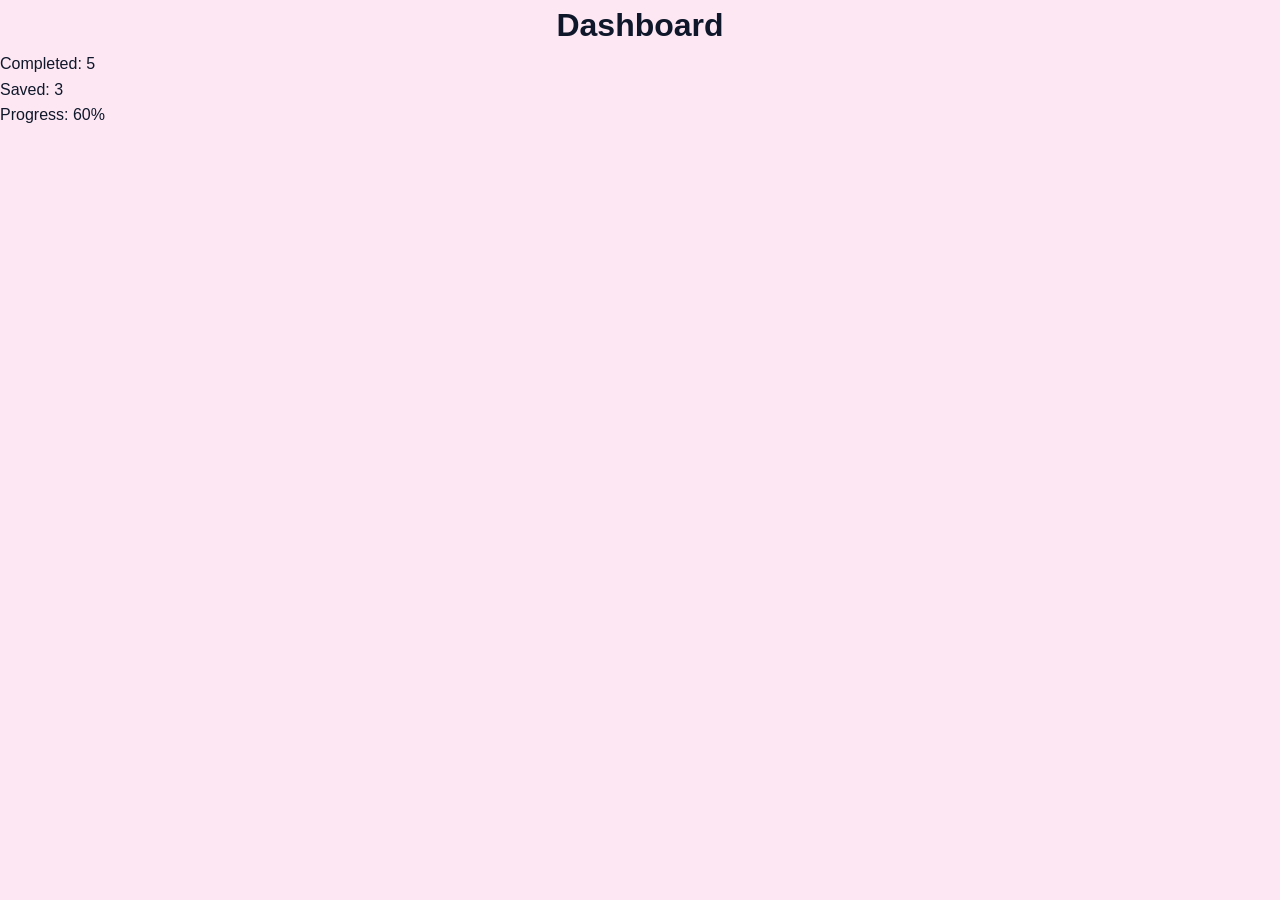
<file: dashboard.html>
<!DOCTYPE html>
<html>
<head>
  <title>Dashboard</title>
  <link rel="stylesheet" href="css/style.css">
</head>
<body>

<h1 style="text-align:center;">Dashboard</h1>

<div class="dashboard">
  <div class="card">Completed: 5</div>
  <div class="card">Saved: 3</div>
  <div class="card">Progress: 60%</div>
</div>

</body>
</html>
</file>
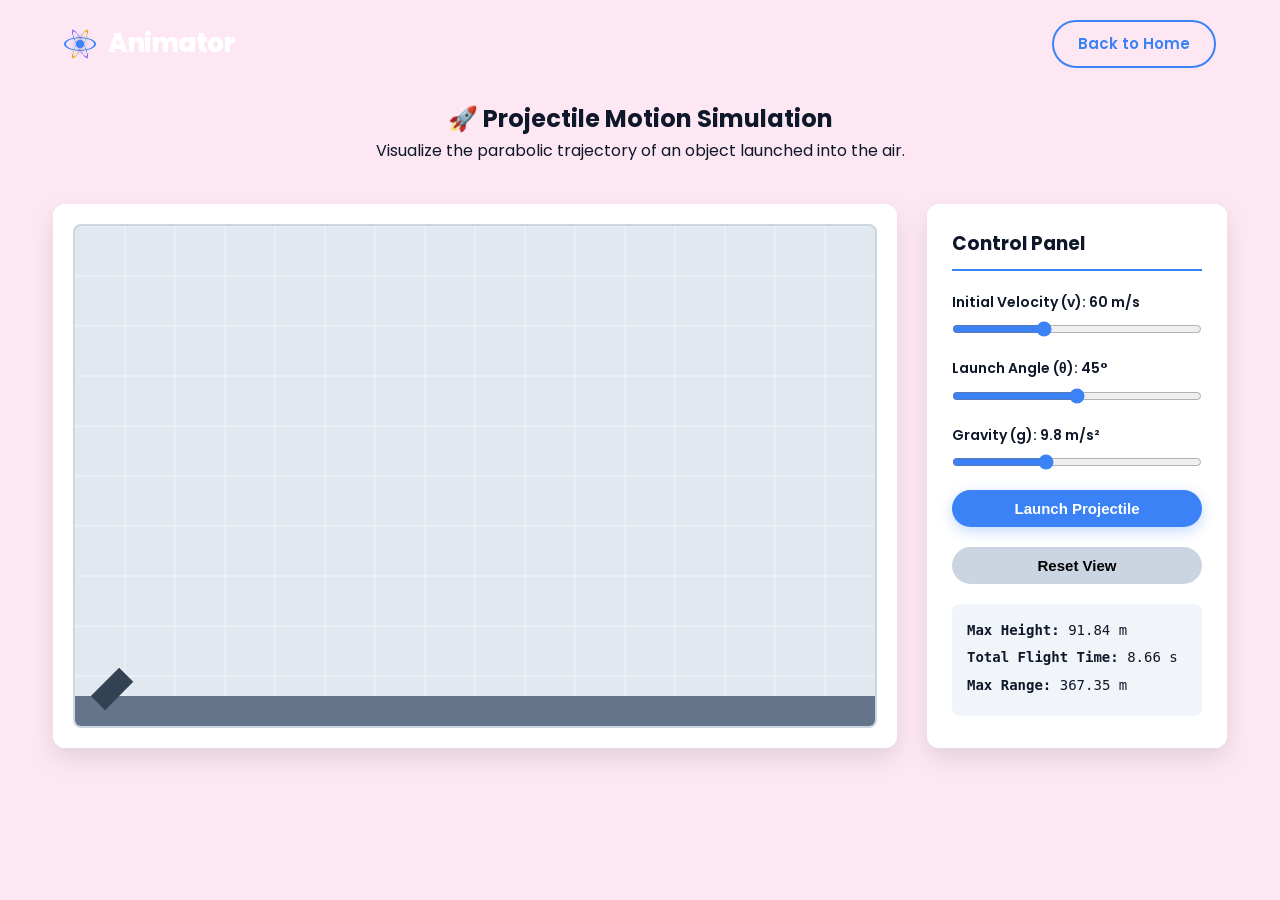
<file: projectile.html>
<!DOCTYPE html>
<html lang="en">
<head>
  <meta charset="UTF-8">
  <title>Projectile Motion Simulation - Animator</title>
  <link rel="preconnect" href="https://fonts.googleapis.com">
  <link href="https://fonts.googleapis.com/css2?family=Poppins:wght@400;600&display=swap" rel="stylesheet">
  <link rel="stylesheet" href="css/style.css">
  <style>
    body { background-color: var(--bg-light); margin: 0; padding-top: 80px; }
    .sim-header { text-align: center; padding: 20px; }
    .sim-arena { display: flex; flex-wrap: wrap; justify-content: center; gap: 30px; padding: 20px; }
    .canvas-container { background: white; border-radius: 12px; box-shadow: 0 10px 25px rgba(0,0,0,0.1); padding: 20px; }
    canvas { background: #e2e8f0; border-radius: 8px; border: 2px solid #cbd5e1; display: block; }
    
    .panel { background: white; padding: 25px; border-radius: 12px; box-shadow: 0 10px 25px rgba(0,0,0,0.1); min-width: 300px; display: flex; flex-direction: column; gap: 20px; }
    .panel h3 { margin-bottom: 0px; border-bottom: 2px solid var(--primary-color); padding-bottom: 10px; }
    .control-group { display: flex; flex-direction: column; gap: 8px; }
    .control-group label { font-weight: 600; font-size: 14px; color: var(--text-dark); }
    .control-group input[type="range"] { accent-color: var(--primary-color); }
    
    .stats-box { background: #f1f5f9; padding: 15px; border-radius: 8px; font-family: monospace; font-size: 14px; }
    .stats-box div { margin-bottom: 5px; }
  </style>
</head>
<body>

  <!-- NAVBAR REUSE -->
  <header class="navbar">
    <a href="index.html" class="logo" style="text-decoration:none;">
      <div class="logo-atom">
        <div class="orbit"></div><div class="orbit"></div><div class="orbit"></div><div class="core"></div>
      </div>
      <span class="logo-text">Anim<span class="logo-highlight">ator</span></span>
    </a>
    <div class="nav-action">
      <a href="index.html" class="btn secondary-btn" style="color:var(--primary-color); border-color:var(--primary-color);">Back to Home</a>
    </div>
  </header>

  <div class="sim-header">
    <h2>🚀 Projectile Motion Simulation</h2>
    <p>Visualize the parabolic trajectory of an object launched into the air.</p>
  </div>

  <div class="sim-arena">
    <!-- Simulation Canvas -->
    <div class="canvas-container">
      <canvas id="simCanvas" width="800" height="500"></canvas>
    </div>

    <!-- Controls -->
    <div class="panel">
      <h3>Control Panel</h3>
      
      <div class="control-group">
        <label>Initial Velocity (v): <span id="v-val">60</span> m/s</label>
        <input type="range" id="velocity" min="10" max="150" value="60">
      </div>
      
      <div class="control-group">
        <label>Launch Angle (θ): <span id="a-val">45</span>°</label>
        <input type="range" id="angle" min="1" max="89" value="45">
      </div>
      
      <div class="control-group">
        <label>Gravity (g): <span id="g-val">9.8</span> m/s²</label>
        <input type="range" id="gravity" min="1" max="25" value="9.8" step="0.1">
      </div>
      
      <button class="btn primary-btn" id="fireBtn">Launch Projectile</button>
      <button class="btn" style="background:#cbd5e1;" id="resetBtn">Reset View</button>

      <!-- Real-time Stats -->
      <div class="stats-box">
        <div><strong>Max Height:</strong> <span id="stat-h">0.00</span> m</div>
        <div><strong>Total Flight Time:</strong> <span id="stat-t">0.00</span> s</div>
        <div><strong>Max Range:</strong> <span id="stat-r">0.00</span> m</div>
      </div>
    </div>
  </div>

  <script>
    const canvas = document.getElementById('simCanvas');
    const ctx = canvas.getContext('2d');
    
    // UI Elements
    const vSlider = document.getElementById('velocity');
    const aSlider = document.getElementById('angle');
    const gSlider = document.getElementById('gravity');
    
    // State
    const RENDER_SCALE = 3; // pixels per meter
    let animationId;
    let isRunning = false;
    let t = 0; // time string
    let path = [];
    
    // Physics Parameters
    let v0, angle, g, rad;
    
    function updateValues() {
      document.getElementById('v-val').innerText = vSlider.value;
      document.getElementById('a-val').innerText = aSlider.value;
      document.getElementById('g-val').innerText = gSlider.value;
      
      v0 = parseFloat(vSlider.value);
      angle = parseFloat(aSlider.value);
      g = parseFloat(gSlider.value);
      rad = angle * (Math.PI / 180);
    }
    
    vSlider.addEventListener('input', updateValues);
    aSlider.addEventListener('input', updateValues);
    gSlider.addEventListener('input', updateValues);

    function drawGround() {
      ctx.fillStyle = '#64748b';
      ctx.fillRect(0, canvas.height - 30, canvas.width, 30);
    }
    
    function calculateStats() {
      const H = (v0 * v0 * Math.pow(Math.sin(rad), 2)) / (2 * g);
      const T = (2 * v0 * Math.sin(rad)) / g;
      const R = (v0 * v0 * Math.sin(2 * rad)) / g;
      
      document.getElementById('stat-h').innerText = H.toFixed(2);
      document.getElementById('stat-t').innerText = T.toFixed(2);
      document.getElementById('stat-r').innerText = R.toFixed(2);
    }

    function reset() {
      cancelAnimationFrame(animationId);
      isRunning = false;
      t = 0;
      path = [];
      updateValues();
      calculateStats();
      draw();
    }

    function fire() {
      reset();
      isRunning = true;
      animate();
    }

    function draw() {
      ctx.clearRect(0, 0, canvas.width, canvas.height);
      drawGround();
      
      // Draw Grid / Axis
      ctx.strokeStyle = 'rgba(255,255,255,0.5)';
      ctx.beginPath();
      for(let i=0; i<canvas.width; i+=50) { ctx.moveTo(i, 0); ctx.lineTo(i, canvas.height-30); }
      for(let i=0; i<canvas.height-30; i+=50) { ctx.moveTo(0, i); ctx.lineTo(canvas.width, i); }
      ctx.stroke();

      // Launch Point
      const originX = 30;
      const originY = canvas.height - 30;
      
      // Cannon Drawing
      ctx.save();
      ctx.translate(originX, originY);
      ctx.rotate(-rad);
      ctx.fillStyle = '#334155';
      ctx.fillRect(-10, -10, 40, 20);
      ctx.restore();

      // Draw Path
      ctx.beginPath();
      ctx.strokeStyle = 'rgba(245, 158, 11, 0.5)';
      ctx.lineWidth = 2;
      ctx.setLineDash([5, 5]);
      for (let i = 0; i < path.length; i++) {
        const px = originX + (path[i].x * RENDER_SCALE);
        const py = originY - (path[i].y * RENDER_SCALE);
        if (i === 0) ctx.moveTo(px, py);
        else ctx.lineTo(px, py);
      }
      ctx.stroke();
      ctx.setLineDash([]);
      
      if(path.length > 0) {
        const current = path[path.length - 1];
        const ballX = originX + (current.x * RENDER_SCALE);
        const ballY = originY - (current.y * RENDER_SCALE);
        
        ctx.beginPath();
        ctx.arc(ballX, ballY, 8, 0, Math.PI * 2);
        ctx.fillStyle = '#ea580c';
        ctx.fill();
        ctx.strokeStyle = '#fff';
        ctx.lineWidth = 2;
        ctx.stroke();
      }
    }

    function animate() {
      if (!isRunning) return;
      t += 0.05; // Timestep
      
      const x = v0 * Math.cos(rad) * t;
      const y = (v0 * Math.sin(rad) * t) - (0.5 * g * t * t);
      
      if (y >= 0) {
        path.push({x, y});
        draw();
        animationId = requestAnimationFrame(animate);
      } else {
        // Hit the ground
        const T_total = (2 * v0 * Math.sin(rad)) / g;
        const x_final = v0 * Math.cos(rad) * T_total;
        path.push({x: x_final, y: 0});
        draw();
        isRunning = false;
      }
    }

    document.getElementById('fireBtn').addEventListener('click', fire);
    document.getElementById('resetBtn').addEventListener('click', reset);
    
    // Initial Render
    reset();
  </script>
</body>
</html>
</file>
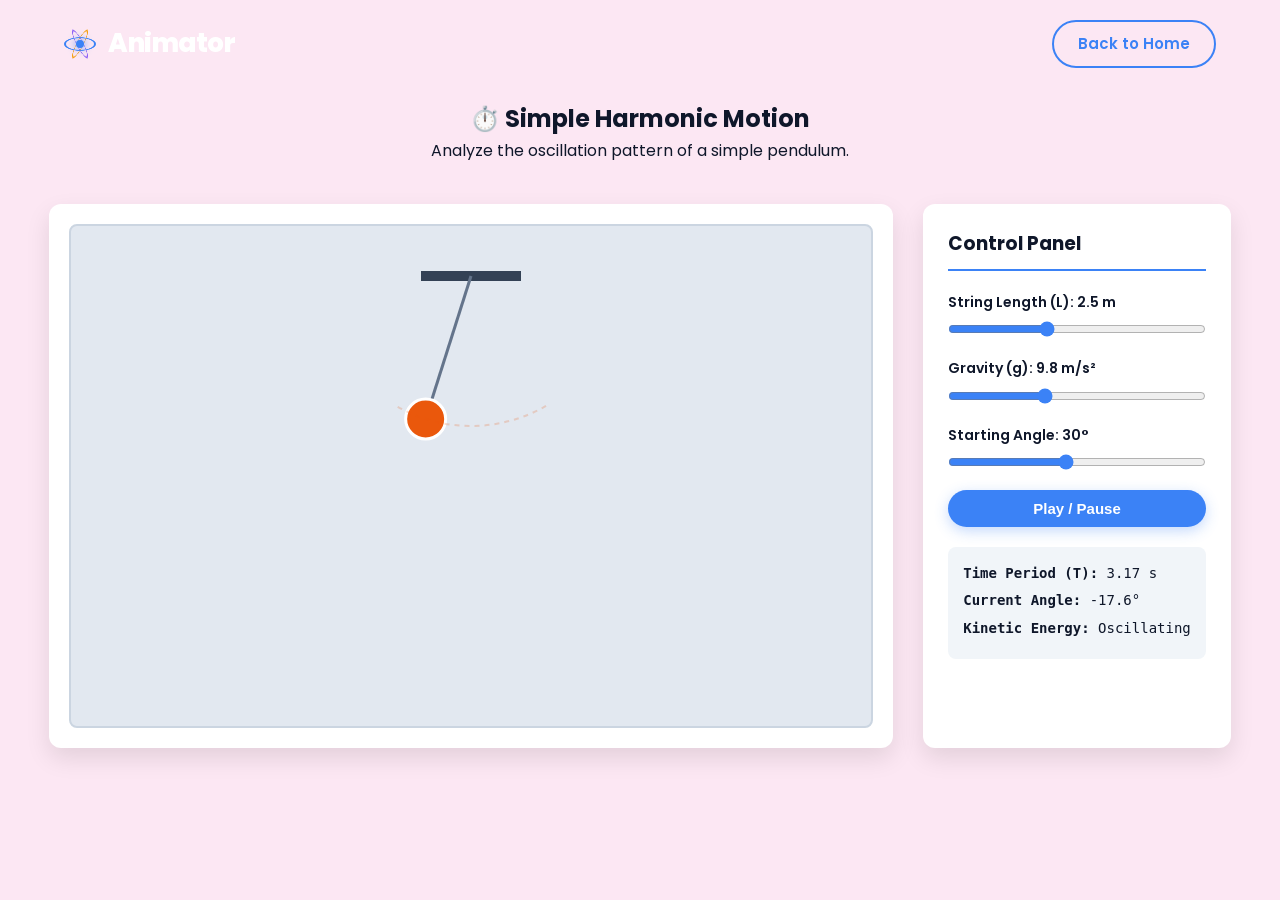
<file: frontend/shm.html>
<!DOCTYPE html>
<html lang="en">
<head>
  <meta charset="UTF-8">
  <title>Simple Harmonic Motion - Animator</title>
  <link rel="preconnect" href="https://fonts.googleapis.com">
  <link href="https://fonts.googleapis.com/css2?family=Poppins:wght@400;600&display=swap" rel="stylesheet">
  <link rel="stylesheet" href="css/style.css">
  <style>
    body { background-color: var(--bg-light); margin: 0; padding-top: 80px; }
    .sim-header { text-align: center; padding: 20px; }
    .sim-arena { display: flex; flex-wrap: wrap; justify-content: center; gap: 30px; padding: 20px; }
    .canvas-container { background: white; border-radius: 12px; box-shadow: 0 10px 25px rgba(0,0,0,0.1); padding: 20px; }
    canvas { background: #e2e8f0; border-radius: 8px; border: 2px solid #cbd5e1; display: block; }
    
    .panel { background: white; padding: 25px; border-radius: 12px; box-shadow: 0 10px 25px rgba(0,0,0,0.1); min-width: 300px; display: flex; flex-direction: column; gap: 20px; }
    .panel h3 { margin-bottom: 0px; border-bottom: 2px solid var(--primary-color); padding-bottom: 10px; }
    .control-group { display: flex; flex-direction: column; gap: 8px; }
    .control-group label { font-weight: 600; font-size: 14px; color: var(--text-dark); }
    .control-group input[type="range"] { accent-color: var(--primary-color); }
    
    .stats-box { background: #f1f5f9; padding: 15px; border-radius: 8px; font-family: monospace; font-size: 14px; }
    .stats-box div { margin-bottom: 5px; }
  </style>
</head>
<body>

  <!-- NAVBAR REUSE -->
  <header class="navbar">
    <a href="index.html" class="logo" style="text-decoration:none;">
      <div class="logo-atom">
        <div class="orbit"></div><div class="orbit"></div><div class="orbit"></div><div class="core"></div>
      </div>
      <span class="logo-text">Anim<span class="logo-highlight">ator</span></span>
    </a>
    <div class="nav-action">
      <a href="index.html" class="btn secondary-btn" style="color:var(--primary-color); border-color:var(--primary-color);">Back to Home</a>
    </div>
  </header>

  <div class="sim-header">
    <h2>⏱️ Simple Harmonic Motion</h2>
    <p>Analyze the oscillation pattern of a simple pendulum.</p>
  </div>

  <div class="sim-arena">
    <!-- Simulation Canvas -->
    <div class="canvas-container">
      <canvas id="simCanvas" width="800" height="500"></canvas>
    </div>

    <!-- Controls -->
    <div class="panel">
      <h3>Control Panel</h3>
      
      <div class="control-group">
        <label>String Length (L): <span id="l-val">2.5</span> m</label>
        <input type="range" id="length" min="1" max="5" value="2.5" step="0.1">
      </div>
      
      <div class="control-group">
        <label>Gravity (g): <span id="g-val">9.8</span> m/s²</label>
        <input type="range" id="gravity" min="1" max="25" value="9.8" step="0.1">
      </div>
      
      <div class="control-group">
        <label>Starting Angle: <span id="a-val">30</span>°</label>
        <input type="range" id="angle" min="5" max="60" value="30">
      </div>
      
      <button class="btn primary-btn" id="startBtn">Play / Pause</button>

      <!-- Real-time Stats -->
      <div class="stats-box">
        <div><strong>Time Period (T):</strong> <span id="stat-t">0.00</span> s</div>
        <div><strong>Current Angle:</strong> <span id="stat-ca">0.00</span>°</div>
        <div><strong>Kinetic Energy:</strong> <span id="stat-ke">Oscillating</span></div>
      </div>
    </div>
  </div>

  <script>
    const canvas = document.getElementById('simCanvas');
    const ctx = canvas.getContext('2d');
    
    // UI Elements
    const lSlider = document.getElementById('length');
    const gSlider = document.getElementById('gravity');
    const aSlider = document.getElementById('angle');
    
    // State
    const RENDER_SCALE = 60; // Pixels per meter for length
    let animationId;
    let isRunning = true;
    let time = 0; 
    
    // Params
    let L, G, initAngleStr, initTheta, omega;
    let currentTheta = 0;
    
    function updateValues() {
      document.getElementById('l-val').innerText = lSlider.value;
      document.getElementById('g-val').innerText = gSlider.value;
      document.getElementById('a-val').innerText = aSlider.value;
      
      L = parseFloat(lSlider.value);
      G = parseFloat(gSlider.value);
      initAngleStr = parseFloat(aSlider.value);
      initTheta = initAngleStr * (Math.PI / 180);
      
      omega = Math.sqrt(G / L);
      
      const T = 2 * Math.PI * Math.sqrt(L / G);
      document.getElementById('stat-t').innerText = T.toFixed(2);
      
      if(!isRunning) {
        time = 0; // reset if paused and tweaking
        draw(); 
      }
    }
    
    lSlider.addEventListener('input', updateValues);
    gSlider.addEventListener('input', updateValues);
    aSlider.addEventListener('input', () => { time = 0; updateValues(); }); // Reset time when angle changes

    document.getElementById('startBtn').addEventListener('click', () => {
      isRunning = !isRunning;
      if (isRunning) {
        lastTime = performance.now();
        animate(lastTime);
      }
    });

    function draw() {
      ctx.clearRect(0, 0, canvas.width, canvas.height);
      
      const pivotX = canvas.width / 2;
      const pivotY = 50;
      
      // Calculate bob position
      currentTheta = initTheta * Math.cos(omega * time);
      document.getElementById('stat-ca').innerText = (currentTheta * (180/Math.PI)).toFixed(1);
      
      const bobX = pivotX + (L * RENDER_SCALE) * Math.sin(currentTheta);
      const bobY = pivotY + (L * RENDER_SCALE) * Math.cos(currentTheta);
      
      // Draw Pivot
      ctx.beginPath();
      ctx.moveTo(pivotX - 50, pivotY);
      ctx.lineTo(pivotX + 50, pivotY);
      ctx.lineWidth = 10;
      ctx.strokeStyle = '#334155';
      ctx.stroke();

      // Draw String
      ctx.beginPath();
      ctx.moveTo(pivotX, pivotY);
      ctx.lineTo(bobX, bobY);
      ctx.lineWidth = 3;
      ctx.strokeStyle = '#64748b';
      ctx.stroke();
      
      // Draw Bob
      ctx.beginPath();
      ctx.arc(bobX, bobY, 20, 0, Math.PI * 2);
      ctx.fillStyle = '#ea580c';
      ctx.fill();
      ctx.lineWidth = 3;
      ctx.strokeStyle = '#fff';
      ctx.stroke();
      
      // Trajectory Arcs (Background visual)
      ctx.beginPath();
      ctx.arc(pivotX, pivotY, L * RENDER_SCALE, Math.PI/2 - initTheta, Math.PI/2 + initTheta);
      ctx.strokeStyle = 'rgba(234, 88, 12, 0.2)';
      ctx.lineWidth = 2;
      ctx.setLineDash([5, 5]);
      ctx.stroke();
      ctx.setLineDash([]);
    }

    let lastTime = performance.now();
    function animate(currentTime) {
      if (!isRunning) return;
      
      let deltaTime = (currentTime - lastTime) / 1000; // in seconds
      lastTime = currentTime;
      time += deltaTime; // scale real time
      
      draw();
      animationId = requestAnimationFrame(animate);
    }
    
    updateValues();
    animate(performance.now());
  </script>
</body>
</html>
</file>
<file: css/style.css>
:root {
  --primary-color: #3b82f6;
  --primary-hover: #2563eb;
  --secondary-color: #1e293b;
  --accent-color: #f59e0b;
  --text-dark: #0f172a;
  --text-light: #64748b;
  --bg-light: #fce7f3;
  --card-bg: #ffffff;
  --border-radius: 12px;
  --transition: all 0.3s ease;
}

* {
  box-sizing: border-box;
  margin: 0;
  padding: 0;
}

body {
  font-family: 'Poppins', sans-serif;
  color: var(--text-dark);
  background-color: var(--bg-light);
  line-height: 1.6;
}

/* 🔷 NAVBAR */
.navbar {
  display: flex;
  justify-content: space-between;
  align-items: center;
  padding: 20px 5%;
  background: transparent;
  position: fixed;
  top: 0;
  left: 0;
  width: 100%;
  z-index: 1000;
  transition: all 0.3s ease;
}

.navbar.scrolled {
  background: rgba(255, 255, 255, 0.98);
  box-shadow: 0 4px 20px rgba(0,0,0,0.1);
  padding: 10px 5%;
  border-bottom: 3px solid var(--accent-color);
}

.navbar.hide {
  transform: translateY(-100%);
}

/* Animated Atom Logo */
.logo {
  display: flex;
  align-items: center;
  gap: 12px;
  cursor: pointer;
  text-decoration: none;
}

.logo-atom {
  position: relative;
  width: 32px;
  height: 32px;
  display: flex;
  align-items: center;
  justify-content: center;
}

.orbit {
  position: absolute;
  width: 100%;
  height: 100%;
  border: 2px solid rgba(59, 130, 246, 0.4);
  border-radius: 50%;
  box-sizing: border-box;
}

.orbit:nth-child(1) {
  transform: rotateX(65deg) rotateY(0deg);
  animation: orbitRotate1 4s linear infinite;
  border-color: #3b82f6;
}
.orbit:nth-child(2) {
  transform: rotateX(65deg) rotateY(60deg);
  animation: orbitRotate2 4s linear infinite;
  border-color: #8b5cf6;
}
.orbit:nth-child(3) {
  transform: rotateX(65deg) rotateY(120deg);
  animation: orbitRotate3 4s linear infinite;
  border-color: #f59e0b;
}

.core {
  width: 8px;
  height: 8px;
  background: var(--primary-color);
  border-radius: 50%;
  box-shadow: 0 0 10px var(--primary-color);
  z-index: 2;
}

@keyframes orbitRotate1 {
  0% { transform: rotateX(65deg) rotateY(0deg) rotateZ(0deg); }
  100% { transform: rotateX(65deg) rotateY(0deg) rotateZ(360deg); }
}
@keyframes orbitRotate2 {
  0% { transform: rotateX(65deg) rotateY(60deg) rotateZ(0deg); }
  100% { transform: rotateX(65deg) rotateY(60deg) rotateZ(360deg); }
}
@keyframes orbitRotate3 {
  0% { transform: rotateX(65deg) rotateY(120deg) rotateZ(0deg); }
  100% { transform: rotateX(65deg) rotateY(120deg) rotateZ(360deg); }
}

.logo-text {
  font-size: 26px;
  font-weight: 800;
  letter-spacing: -0.5px;
  color: white;
}
.navbar.scrolled .logo-text {
  background: linear-gradient(135deg, #1e293b 0%, #3b82f6 100%);
  -webkit-background-clip: text;
  background-clip: text;
  -webkit-text-fill-color: transparent;
}

.logo-highlight {
  color: white;
}
.navbar.scrolled .logo-highlight {
  color: var(--accent-color);
  -webkit-text-fill-color: var(--accent-color);
}

.nav-links {
  display: flex;
  align-items: center;
  gap: 20px;
}

.nav-item a {
  text-decoration: none;
  font-weight: 500;
  color: rgba(255, 255, 255, 0.9);
  padding: 10px 15px;
  border-radius: 8px;
  transition: var(--transition);
}

.nav-item a:hover {
  color: white;
  background: rgba(255, 255, 255, 0.15);
}

.navbar.scrolled .nav-item a {
  color: var(--text-dark);
}

.navbar.scrolled .nav-item a:hover {
  color: white;
  background: #ea580c;
}

/* 🔷 MULTI-LEVEL DROPDOWN CSS */
.dropdown {
  position: relative;
  display: inline-block;
}

.dropbtn span {
  font-size: 10px;
  margin-left: 4px;
}

.dropdown-content {
  visibility: hidden;
  opacity: 0;
  position: absolute;
  top: 100%;
  left: 0;
  background-color: #fff;
  min-width: 220px;
  box-shadow: 0 10px 25px rgba(0,0,0,0.1);
  border-radius: var(--border-radius);
  padding: 10px 0;
  transition: all 0.2s ease;
  transform: translateY(10px);
  z-index: 1001;
}

.dropdown:hover .dropdown-content {
  visibility: visible;
  opacity: 1;
  transform: translateY(0);
}

.dropdown-content a {
  padding: 12px 20px;
  display: block;
  font-size: 15px;
  color: var(--text-dark) !important;
}
.dropdown-content a:hover {
  background-color: #ea580c !important;
  color: white !important;
}

/* Nested Dropdown */
.dropdown-submenu {
  position: relative;
}

.dropdown-submenu .arrow {
  float: right;
  font-size: 10px;
  margin-top: 4px;
  color: #a0aec0;
}

.submenu-content {
  visibility: hidden;
  opacity: 0;
  position: absolute;
  top: 0;
  left: 100%;
  background-color: #fff;
  min-width: 280px;
  box-shadow: 0 10px 25px rgba(0,0,0,0.1);
  border-radius: var(--border-radius);
  padding: 10px 0;
  transition: all 0.2s ease;
  transform: translateX(-10px);
}

.dropdown-submenu:hover .submenu-content {
  visibility: visible;
  opacity: 1;
  transform: translateX(0);
}

.dropdown-submenu:hover > a {
  background-color: #ea580c !important;
  color: white !important;
}

.submenu-content a {
  color: var(--text-dark) !important;
}

.submenu-content a:hover {
  background-color: #ea580c !important;
  color: white !important;
}

/* BUTTONS */
.btn {
  display: inline-block;
  padding: 10px 24px;
  font-size: 15px;
  font-weight: 600;
  text-decoration: none;
  border-radius: 50px;
  transition: var(--transition);
  cursor: pointer;
  border: none;
}

.primary-btn {
  background-color: var(--primary-color);
  color: white;
  box-shadow: 0 4px 14px rgba(59, 130, 246, 0.3);
}

.primary-btn:hover {
  background-color: var(--primary-hover);
  color: white;
  box-shadow: 0 6px 20px rgba(59, 130, 246, 0.4);
  transform: translateY(-2px);
}

.secondary-btn {
  background-color: transparent;
  color: white;
  border: 2px solid white;
}

.secondary-btn:hover {
  background-color: white;
  color: var(--primary-color);
  transform: translateY(-2px);
}

.large-btn {
  padding: 15px 35px;
  font-size: 17px;
}

/* 🔷 HERO SECTION */
.hero {
  height: 65vh;
  min-height: 450px;
  background: #84a8c6;
  display: flex;
  align-items: center;
  justify-content: center;
  position: relative;
  margin-top: 0;
  padding-top: 50px;
  text-align: center;
  overflow: hidden;
}

.hero-overlay {
  display: none;
}

.hero-content {
  position: relative;
  z-index: 10;
  width: 100%;
  max-width: 1050px;
  padding: 0 20px;
}

.badge {
  display: inline-block;
  background: rgba(255, 255, 255, 0.1);
  border: 1px solid rgba(255, 255, 255, 0.2);
  padding: 6px 16px;
  border-radius: 50px;
  font-size: 14px;
  font-weight: 500;
  margin-bottom: 20px;
  backdrop-filter: blur(4px);
}

.hero-content h1 {
  font-size: 3rem;
  color: white;
  margin-bottom: 30px;
  font-weight: 600;
  text-shadow: 0 3px 6px rgba(0,0,0,0.15);
  letter-spacing: 1px;
}

.search-box {
  display: flex;
  box-shadow: 0 5px 15px rgba(0,0,0,0.08);
  border-radius: 4px;
  overflow: hidden;
  height: 45px;
  width: 100%;
  max-width: 700px;
  margin: 0 auto;
}

.search-box input {
  flex: 1;
  padding: 0 15px;
  font-size: 14px;
  border: none;
  outline: none;
  color: #333;
}

.search-btn {
  background: #e68b36;
  color: white;
  border: none;
  padding: 0 20px;
  font-size: 14px;
  font-weight: 500;
  cursor: pointer;
  transition: var(--transition);
  border-radius: 0;
}

.search-btn:hover {
  background: #cf7c2b;
  transform: none;
  box-shadow: none;
}

/* Vector Backgrounds */
.vector-bg {
  position: absolute;
  bottom: 0;
  z-index: 1;
  background-size: contain !important;
  background-repeat: no-repeat !important;
}

.left-img {
  left: 2%;
  width: 350px;
  height: 350px;
  background: url('https://upload.wikimedia.org/wikipedia/commons/thumb/c/cd/Studying.svg/512px-Studying.svg.png') bottom center;
}

.right-img {
  right: 2%;
  width: 400px;
  height: 350px;
  background: url('https://upload.wikimedia.org/wikipedia/commons/thumb/1/10/E-learning.svg/512px-E-learning.svg.png') bottom center;
}

/* 🔷 FILTER SECTION */
.filter-section {
  padding: 60px 5%;
  text-align: center;
  background: var(--bg-light);
}

.bg-decoration {
  position: absolute;
  width: 300px;
  height: 300px;
  background-size: contain;
  background-repeat: no-repeat;
  background-position: center;
  opacity: 0.45;
  z-index: 0;
  pointer-events: none;
}

.filler-shape {
  position: absolute;
  z-index: 0;
  opacity: 0.5;
  pointer-events: none;
}
.shape-circle { width: 14px; height: 14px; border-radius: 50%; background: #fcd34d; }
.shape-square { width: 12px; height: 12px; background: #60a5fa; transform: rotate(45deg); }
.shape-plus { width: 16px; height: 16px; background: transparent; position: relative; }
.shape-plus::before, .shape-plus::after { content: ''; position: absolute; background: #ff007f; }
.shape-plus::before { top: 7px; left: 0; width: 16px; height: 2px; }
.shape-plus::after { top: 0; left: 7px; width: 2px; height: 16px; }
.shape-star { font-size: 20px; color: #fcd34d; }

.filter-section h2 {
  font-size: 1.8rem;
  margin-bottom: 30px;
}

.modern-select {
  padding: 12px 20px;
  font-size: 16px;
  border: 1px solid #cbd5e1;
  border-radius: 8px;
  font-family: inherit;
  background: white;
  color: var(--text-dark);
  outline: none;
  cursor: pointer;
  min-width: 250px;
  transition: var(--transition);
}

.modern-select:focus {
  border-color: var(--primary-color);
  box-shadow: 0 0 0 3px rgba(59, 130, 246, 0.2);
}

/* 🔷 RECOMMENDED / CARDS */
.recommended {
  padding: 0 5% 80px;
  background: var(--bg-light);
}

.slider-wrapper {
  position: relative;
  display: flex;
  align-items: center;
  gap: 20px;
}

.slides {
  display: flex;
  overflow-x: auto;
  gap: 25px;
  padding: 20px 5px;
  scroll-behavior: smooth;
  scrollbar-width: none; /* Firefox */
}

.slides::-webkit-scrollbar {
  display: none; /* Chrome */
}

.sim-card {
  min-width: 280px;
  background: var(--card-bg);
  border-radius: var(--border-radius);
  overflow: hidden;
  box-shadow: 0 10px 25px rgba(0,0,0,0.05);
  transition: var(--transition);
  cursor: pointer;
  border: 1px solid #f1f5f9;
}

.sim-card:hover {
  transform: translateY(-8px);
  box-shadow: 0 20px 40px rgba(0,0,0,0.1);
}

.card-img {
  height: 150px;
  width: 100%;
}

.card-content {
  padding: 20px;
}

.card-content h3 {
  font-size: 18px;
  margin-bottom: 5px;
  color: var(--text-dark);
}

.card-content p {
  color: var(--text-light);
  font-size: 14px;
}

.slider-btn {
  background: white;
  border: 1px solid #e2e8f0;
  border-radius: 50%;
  width: 50px;
  height: 50px;
  font-size: 18px;
  cursor: pointer;
  box-shadow: 0 4px 6px -1px rgba(0,0,0,0.1);
  transition: var(--transition);
  display: flex;
  align-items: center;
  justify-content: center;
  z-index: 2;
}

.slider-btn:hover {
  background: var(--primary-color);
  color: white;
  border-color: var(--primary-color);
}

/* 🔷 FEATURES SECTION */
.features-section {
  padding: 80px 5%;
  background: var(--bg-light);
  text-align: center;
}

.features-section h2 {
  font-size: 2rem;
  margin-bottom: 40px;
  color: var(--secondary-color);
}

.features-grid {
  display: grid;
  grid-template-columns: repeat(auto-fit, minmax(300px, 1fr));
  gap: 30px;
}

.feature-card {
  background: white;
  padding: 40px 30px;
  border-radius: var(--border-radius);
  box-shadow: 0 4px 6px -1px rgba(0,0,0,0.05);
  transition: var(--transition);
}

.feature-card:hover {
  transform: translateY(-5px);
  box-shadow: 0 10px 25px rgba(0,0,0,0.1);
}

.feature-icon {
  font-size: 40px;
  margin-bottom: 20px;
}

.feature-card h3 {
  font-size: 18px;
  margin-bottom: 15px;
}

.feature-card p {
  color: var(--text-light);
  font-size: 14px;
}

/* 🔷 STATS */
.stats {
  display: flex;
  justify-content: space-around;
  background: var(--secondary-color);
  color: white;
  padding: 60px 5%;
  flex-wrap: wrap;
  gap: 30px;
}

.stat-box {
  text-align: center;
}

.stat-number {
  font-size: 1.5rem;
  font-weight: 700;
  color: var(--accent-color);
  margin-bottom: 5px;
}

/* 🔷 FOOTER */
footer {
  background: #0f172a;
  color: #cbd5e1;
  padding: 60px 5% 20px;
}

.footer-content {
  display: flex;
  flex-direction: column;
  align-items: center;
  text-align: center;
  margin-bottom: 40px;
}

.footer-logo {
  font-size: 28px;
  font-weight: 700;
  color: white;
  margin-bottom: 15px;
}

.footer-links {
  margin-top: 25px;
  display: flex;
  gap: 20px;
}

.footer-links a {
  color: #94a3b8;
  text-decoration: none;
  font-size: 14px;
}

.footer-links a:hover {
  color: white;
}

.footer-bottom {
  text-align: center;
  border-top: 1px solid #1e293b;
  padding-top: 20px;
  font-size: 13px;
}

/* Responsive */
@media (max-width: 768px) {
  .nav-links {
    display: none;
  }
  .hero-content h1 {
    font-size: 2.5rem;
  }
  .hero-buttons {
    flex-direction: column;
  }
}
</file>
<file: frontend/css/style.css>
:root {
  --primary-color: #3b82f6;
  --primary-hover: #2563eb;
  --secondary-color: #1e293b;
  --accent-color: #f59e0b;
  --text-dark: #0f172a;
  --text-light: #64748b;
  --bg-light: #fce7f3;
  --card-bg: #ffffff;
  --border-radius: 12px;
  --transition: all 0.3s ease;
}

* {
  box-sizing: border-box;
  margin: 0;
  padding: 0;
}

body {
  font-family: 'Poppins', sans-serif;
  color: var(--text-dark);
  background-color: var(--bg-light);
  line-height: 1.6;
}

/* 🔷 NAVBAR */
.navbar {
  display: flex;
  justify-content: space-between;
  align-items: center;
  padding: 20px 5%;
  background: transparent;
  position: fixed;
  top: 0;
  left: 0;
  width: 100%;
  z-index: 1000;
  transition: all 0.3s ease;
}

.navbar.scrolled {
  background: rgba(255, 255, 255, 0.98);
  box-shadow: 0 4px 20px rgba(0,0,0,0.1);
  padding: 10px 5%;
  border-bottom: 3px solid var(--accent-color);
}

.navbar.hide {
  transform: translateY(-100%);
}

/* Animated Atom Logo */
.logo {
  display: flex;
  align-items: center;
  gap: 12px;
  cursor: pointer;
  text-decoration: none;
}

.logo-atom {
  position: relative;
  width: 32px;
  height: 32px;
  display: flex;
  align-items: center;
  justify-content: center;
}

.orbit {
  position: absolute;
  width: 100%;
  height: 100%;
  border: 2px solid rgba(59, 130, 246, 0.4);
  border-radius: 50%;
  box-sizing: border-box;
}

.orbit:nth-child(1) {
  transform: rotateX(65deg) rotateY(0deg);
  animation: orbitRotate1 4s linear infinite;
  border-color: #3b82f6;
}
.orbit:nth-child(2) {
  transform: rotateX(65deg) rotateY(60deg);
  animation: orbitRotate2 4s linear infinite;
  border-color: #8b5cf6;
}
.orbit:nth-child(3) {
  transform: rotateX(65deg) rotateY(120deg);
  animation: orbitRotate3 4s linear infinite;
  border-color: #f59e0b;
}

.core {
  width: 8px;
  height: 8px;
  background: var(--primary-color);
  border-radius: 50%;
  box-shadow: 0 0 10px var(--primary-color);
  z-index: 2;
}

@keyframes orbitRotate1 {
  0% { transform: rotateX(65deg) rotateY(0deg) rotateZ(0deg); }
  100% { transform: rotateX(65deg) rotateY(0deg) rotateZ(360deg); }
}
@keyframes orbitRotate2 {
  0% { transform: rotateX(65deg) rotateY(60deg) rotateZ(0deg); }
  100% { transform: rotateX(65deg) rotateY(60deg) rotateZ(360deg); }
}
@keyframes orbitRotate3 {
  0% { transform: rotateX(65deg) rotateY(120deg) rotateZ(0deg); }
  100% { transform: rotateX(65deg) rotateY(120deg) rotateZ(360deg); }
}

.logo-text {
  font-size: 26px;
  font-weight: 800;
  letter-spacing: -0.5px;
  color: white;
}
.navbar.scrolled .logo-text {
  background: linear-gradient(135deg, #1e293b 0%, #3b82f6 100%);
  -webkit-background-clip: text;
  background-clip: text;
  -webkit-text-fill-color: transparent;
}

.logo-highlight {
  color: white;
}
.navbar.scrolled .logo-highlight {
  color: var(--accent-color);
  -webkit-text-fill-color: var(--accent-color);
}

.nav-links {
  display: flex;
  align-items: center;
  gap: 20px;
}

.nav-item a {
  text-decoration: none;
  font-weight: 500;
  color: rgba(255, 255, 255, 0.9);
  padding: 10px 15px;
  border-radius: 8px;
  transition: var(--transition);
}

.nav-item a:hover {
  color: white;
  background: rgba(255, 255, 255, 0.15);
}

.navbar.scrolled .nav-item a {
  color: var(--text-dark);
}

.navbar.scrolled .nav-item a:hover {
  color: white;
  background: #ea580c;
}

/* 🔷 MULTI-LEVEL DROPDOWN CSS */
.dropdown {
  position: relative;
  display: inline-block;
}

.dropbtn span {
  font-size: 10px;
  margin-left: 4px;
}

.dropdown-content {
  visibility: hidden;
  opacity: 0;
  position: absolute;
  top: 100%;
  left: 0;
  background-color: #fff;
  min-width: 220px;
  box-shadow: 0 10px 25px rgba(0,0,0,0.1);
  border-radius: var(--border-radius);
  padding: 10px 0;
  transition: all 0.2s ease;
  transform: translateY(10px);
  z-index: 1001;
}

.dropdown:hover .dropdown-content {
  visibility: visible;
  opacity: 1;
  transform: translateY(0);
}

.dropdown-content a {
  padding: 12px 20px;
  display: block;
  font-size: 15px;
  color: var(--text-dark) !important;
}
.dropdown-content a:hover {
  background-color: #ea580c !important;
  color: white !important;
}

/* Nested Dropdown */
.dropdown-submenu {
  position: relative;
}

.dropdown-submenu .arrow {
  float: right;
  font-size: 10px;
  margin-top: 4px;
  color: #a0aec0;
}

.submenu-content {
  visibility: hidden;
  opacity: 0;
  position: absolute;
  top: 0;
  left: 100%;
  background-color: #fff;
  min-width: 280px;
  box-shadow: 0 10px 25px rgba(0,0,0,0.1);
  border-radius: var(--border-radius);
  padding: 10px 0;
  transition: all 0.2s ease;
  transform: translateX(-10px);
}

.dropdown-submenu:hover .submenu-content {
  visibility: visible;
  opacity: 1;
  transform: translateX(0);
}

.dropdown-submenu:hover > a {
  background-color: #ea580c !important;
  color: white !important;
}

.submenu-content a {
  color: var(--text-dark) !important;
}

.submenu-content a:hover {
  background-color: #ea580c !important;
  color: white !important;
}

/* BUTTONS */
.btn {
  display: inline-block;
  padding: 10px 24px;
  font-size: 15px;
  font-weight: 600;
  text-decoration: none;
  border-radius: 50px;
  transition: var(--transition);
  cursor: pointer;
  border: none;
}

.primary-btn {
  background-color: var(--primary-color);
  color: white;
  box-shadow: 0 4px 14px rgba(59, 130, 246, 0.3);
}

.primary-btn:hover {
  background-color: var(--primary-hover);
  color: white;
  box-shadow: 0 6px 20px rgba(59, 130, 246, 0.4);
  transform: translateY(-2px);
}

.secondary-btn {
  background-color: transparent;
  color: white;
  border: 2px solid white;
}

.secondary-btn:hover {
  background-color: white;
  color: var(--primary-color);
  transform: translateY(-2px);
}

.large-btn {
  padding: 15px 35px;
  font-size: 17px;
}

/* 🔷 HERO SECTION */
.hero {
  height: 65vh;
  min-height: 450px;
  background: #84a8c6;
  display: flex;
  align-items: center;
  justify-content: center;
  position: relative;
  margin-top: 0;
  padding-top: 50px;
  text-align: center;
  overflow: hidden;
}

.hero-overlay {
  display: none;
}

.hero-content {
  position: relative;
  z-index: 10;
  width: 100%;
  max-width: 1050px;
  padding: 0 20px;
}

.badge {
  display: inline-block;
  background: rgba(255, 255, 255, 0.1);
  border: 1px solid rgba(255, 255, 255, 0.2);
  padding: 6px 16px;
  border-radius: 50px;
  font-size: 14px;
  font-weight: 500;
  margin-bottom: 20px;
  backdrop-filter: blur(4px);
}

.hero-content h1 {
  font-size: 3rem;
  color: white;
  margin-bottom: 30px;
  font-weight: 600;
  text-shadow: 0 3px 6px rgba(0,0,0,0.15);
  letter-spacing: 1px;
}

.search-box {
  display: flex;
  box-shadow: 0 5px 15px rgba(0,0,0,0.08);
  border-radius: 4px;
  overflow: hidden;
  height: 45px;
  width: 100%;
  max-width: 700px;
  margin: 0 auto;
}

.search-box input {
  flex: 1;
  padding: 0 15px;
  font-size: 14px;
  border: none;
  outline: none;
  color: #333;
}

.search-btn {
  background: #e68b36;
  color: white;
  border: none;
  padding: 0 20px;
  font-size: 14px;
  font-weight: 500;
  cursor: pointer;
  transition: var(--transition);
  border-radius: 0;
}

.search-btn:hover {
  background: #cf7c2b;
  transform: none;
  box-shadow: none;
}

/* Vector Backgrounds */
.vector-bg {
  position: absolute;
  bottom: 0;
  z-index: 1;
  background-size: contain !important;
  background-repeat: no-repeat !important;
}

.left-img {
  left: 2%;
  width: 350px;
  height: 350px;
  background: url('https://upload.wikimedia.org/wikipedia/commons/thumb/c/cd/Studying.svg/512px-Studying.svg.png') bottom center;
}

.right-img {
  right: 2%;
  width: 400px;
  height: 350px;
  background: url('https://upload.wikimedia.org/wikipedia/commons/thumb/1/10/E-learning.svg/512px-E-learning.svg.png') bottom center;
}

/* 🔷 FILTER SECTION */
.filter-section {
  padding: 60px 5%;
  text-align: center;
  background: var(--bg-light);
}

.bg-decoration {
  position: absolute;
  width: 300px;
  height: 300px;
  background-size: contain;
  background-repeat: no-repeat;
  background-position: center;
  opacity: 0.45;
  z-index: 0;
  pointer-events: none;
}

.filler-shape {
  position: absolute;
  z-index: 0;
  opacity: 0.5;
  pointer-events: none;
}
.shape-circle { width: 14px; height: 14px; border-radius: 50%; background: #fcd34d; }
.shape-square { width: 12px; height: 12px; background: #60a5fa; transform: rotate(45deg); }
.shape-plus { width: 16px; height: 16px; background: transparent; position: relative; }
.shape-plus::before, .shape-plus::after { content: ''; position: absolute; background: #ff007f; }
.shape-plus::before { top: 7px; left: 0; width: 16px; height: 2px; }
.shape-plus::after { top: 0; left: 7px; width: 2px; height: 16px; }
.shape-star { font-size: 20px; color: #fcd34d; }

.filter-section h2 {
  font-size: 1.8rem;
  margin-bottom: 30px;
}

.modern-select {
  padding: 12px 20px;
  font-size: 16px;
  border: 1px solid #cbd5e1;
  border-radius: 8px;
  font-family: inherit;
  background: white;
  color: var(--text-dark);
  outline: none;
  cursor: pointer;
  min-width: 250px;
  transition: var(--transition);
}

.modern-select:focus {
  border-color: var(--primary-color);
  box-shadow: 0 0 0 3px rgba(59, 130, 246, 0.2);
}

/* 🔷 RECOMMENDED / CARDS */
.recommended {
  padding: 0 5% 80px;
  background: var(--bg-light);
}

.slider-wrapper {
  position: relative;
  display: flex;
  align-items: center;
  gap: 20px;
}

.slides {
  display: flex;
  overflow-x: auto;
  gap: 25px;
  padding: 20px 5px;
  scroll-behavior: smooth;
  scrollbar-width: none; /* Firefox */
}

.slides::-webkit-scrollbar {
  display: none; /* Chrome */
}

.sim-card {
  min-width: 280px;
  background: var(--card-bg);
  border-radius: var(--border-radius);
  overflow: hidden;
  box-shadow: 0 10px 25px rgba(0,0,0,0.05);
  transition: var(--transition);
  cursor: pointer;
  border: 1px solid #f1f5f9;
}

.sim-card:hover {
  transform: translateY(-8px);
  box-shadow: 0 20px 40px rgba(0,0,0,0.1);
}

.card-img {
  height: 150px;
  width: 100%;
}

.card-content {
  padding: 20px;
}

.card-content h3 {
  font-size: 18px;
  margin-bottom: 5px;
  color: var(--text-dark);
}

.card-content p {
  color: var(--text-light);
  font-size: 14px;
}

.slider-btn {
  background: white;
  border: 1px solid #e2e8f0;
  border-radius: 50%;
  width: 50px;
  height: 50px;
  font-size: 18px;
  cursor: pointer;
  box-shadow: 0 4px 6px -1px rgba(0,0,0,0.1);
  transition: var(--transition);
  display: flex;
  align-items: center;
  justify-content: center;
  z-index: 2;
}

.slider-btn:hover {
  background: var(--primary-color);
  color: white;
  border-color: var(--primary-color);
}

/* 🔷 FEATURES SECTION */
.features-section {
  padding: 80px 5%;
  background: var(--bg-light);
  text-align: center;
}

.features-section h2 {
  font-size: 2rem;
  margin-bottom: 40px;
  color: var(--secondary-color);
}

.features-grid {
  display: grid;
  grid-template-columns: repeat(auto-fit, minmax(300px, 1fr));
  gap: 30px;
}

.feature-card {
  background: white;
  padding: 40px 30px;
  border-radius: var(--border-radius);
  box-shadow: 0 4px 6px -1px rgba(0,0,0,0.05);
  transition: var(--transition);
}

.feature-card:hover {
  transform: translateY(-5px);
  box-shadow: 0 10px 25px rgba(0,0,0,0.1);
}

.feature-icon {
  font-size: 40px;
  margin-bottom: 20px;
}

.feature-card h3 {
  font-size: 18px;
  margin-bottom: 15px;
}

.feature-card p {
  color: var(--text-light);
  font-size: 14px;
}

/* 🔷 STATS */
.stats {
  display: flex;
  justify-content: space-around;
  background: var(--secondary-color);
  color: white;
  padding: 60px 5%;
  flex-wrap: wrap;
  gap: 30px;
}

.stat-box {
  text-align: center;
}

.stat-number {
  font-size: 1.5rem;
  font-weight: 700;
  color: var(--accent-color);
  margin-bottom: 5px;
}

/* 🔷 FOOTER */
footer {
  background: #0f172a;
  color: #cbd5e1;
  padding: 60px 5% 20px;
}

.footer-content {
  display: flex;
  flex-direction: column;
  align-items: center;
  text-align: center;
  margin-bottom: 40px;
}

.footer-logo {
  font-size: 28px;
  font-weight: 700;
  color: white;
  margin-bottom: 15px;
}

.footer-links {
  margin-top: 25px;
  display: flex;
  gap: 20px;
}

.footer-links a {
  color: #94a3b8;
  text-decoration: none;
  font-size: 14px;
}

.footer-links a:hover {
  color: white;
}

.footer-bottom {
  text-align: center;
  border-top: 1px solid #1e293b;
  padding-top: 20px;
  font-size: 13px;
}

/* Responsive */
@media (max-width: 768px) {
  .nav-links {
    display: none;
  }
  .hero-content h1 {
    font-size: 2.5rem;
  }
  .hero-buttons {
    flex-direction: column;
  }
}
</file>
